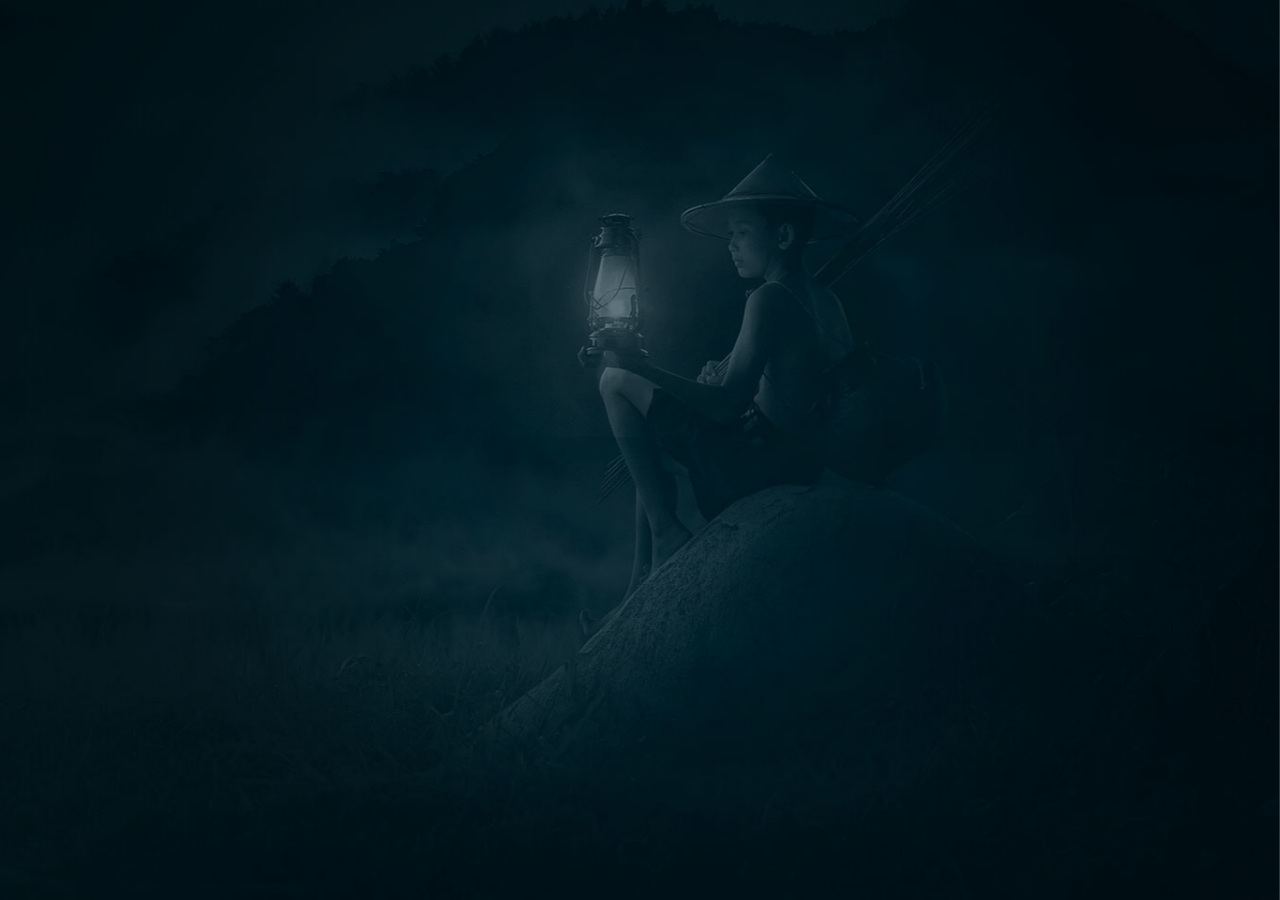
<file: index.html>
<!DOCTYPE html>
<html lang="ru">
  <head>
    <meta charset="UTF-8" />
    <meta http-equiv="X-UA-Compatible" content="IE=edge" />
    <meta name="viewport" content="width=device-width, initial-scale=1.0" />
    <link rel="icon" type="image/x-icon" href="img/logo.svg" />
    <link rel="preconnect" href="https://fonts.googleapis.com" />
    <link
      href="https://fonts.googleapis.com/css2?family=Open+Sans:wght@400;700&display=swap"
      rel="stylesheet"
    />
    <link rel="stylesheet" href="./layout/main.css" />
    <title>Air-Asia | Welcome Page</title>
  </head>
  <body>
    <div class="start">
      <div class="container__start">
        <div class="logo-title">
          <img src="./img/img-start/logo-start.png" class="start__img" alt="logo">
          <div class="start__title">Открой для себя Азию</div>
          <a href="./main.html" class="button button--red">Вход</a>
        </div>
      </div> 
    </div>
  </body>
</html>
</file>
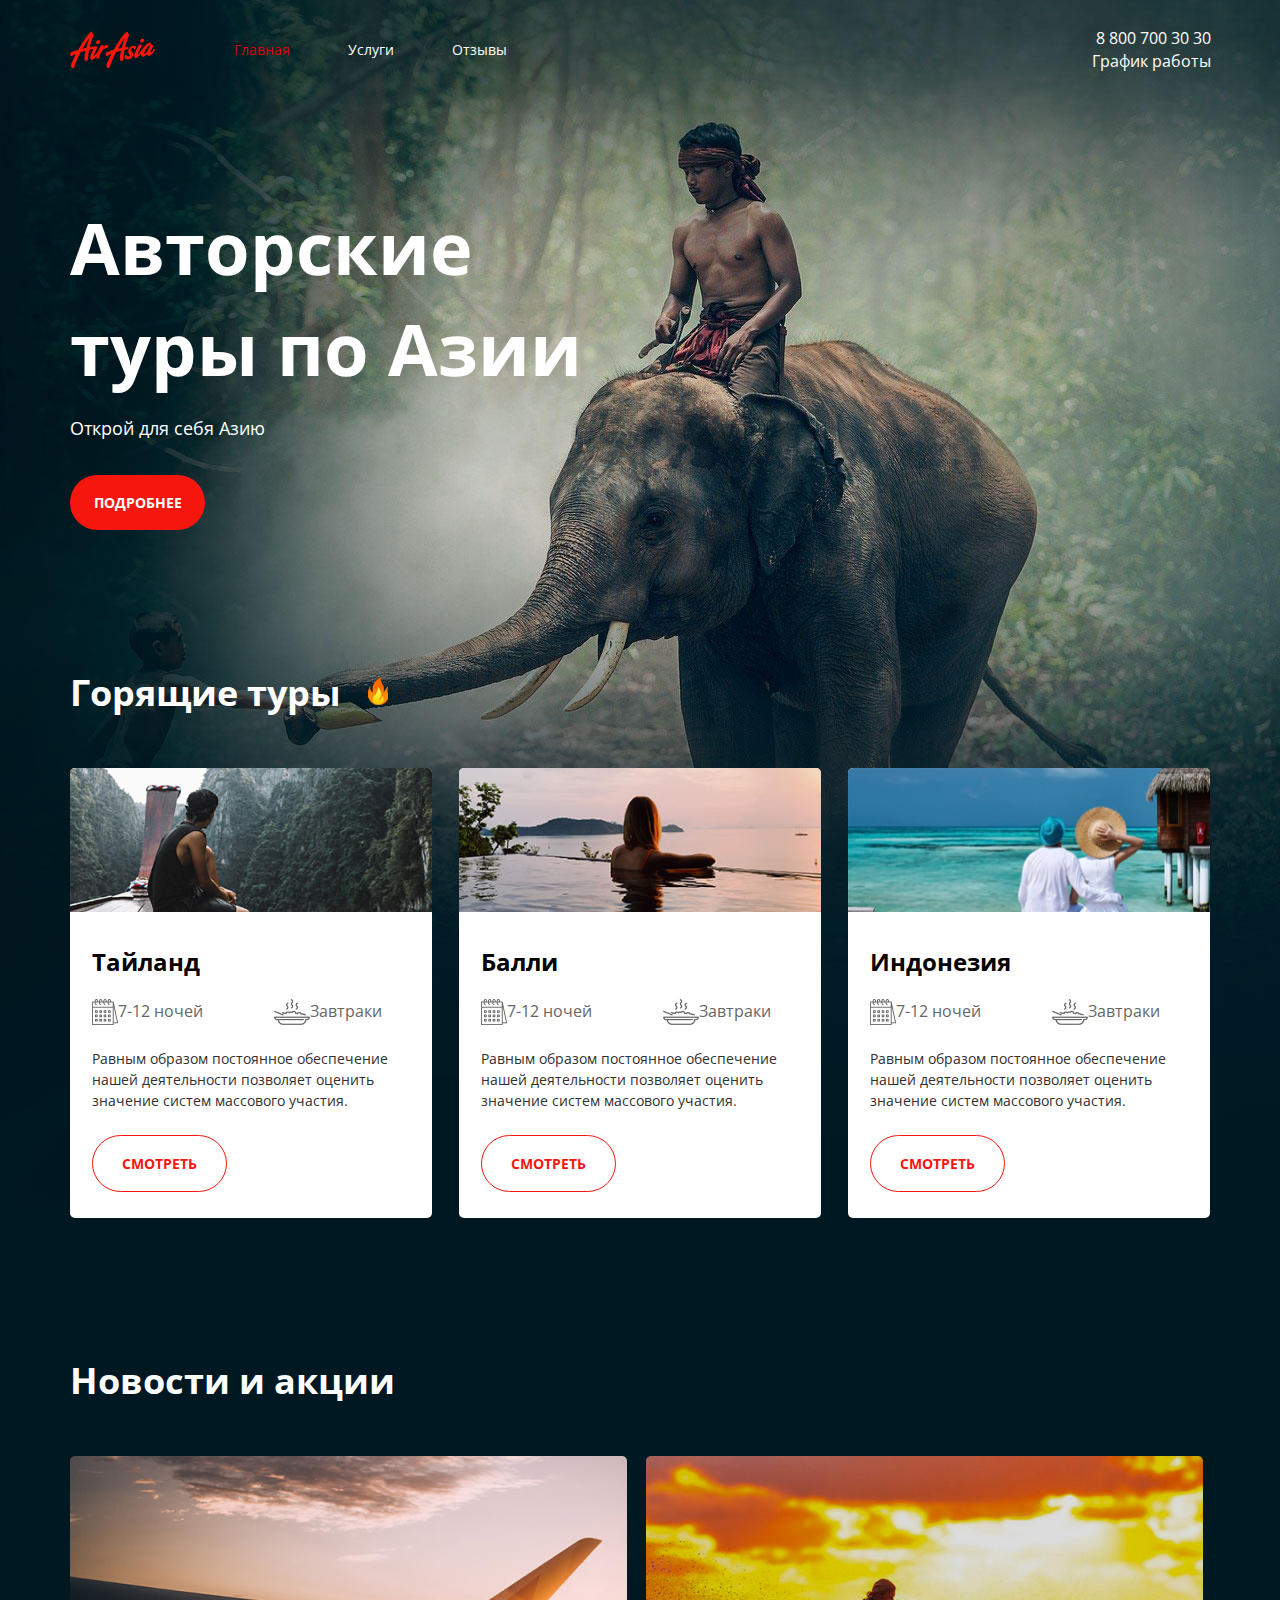
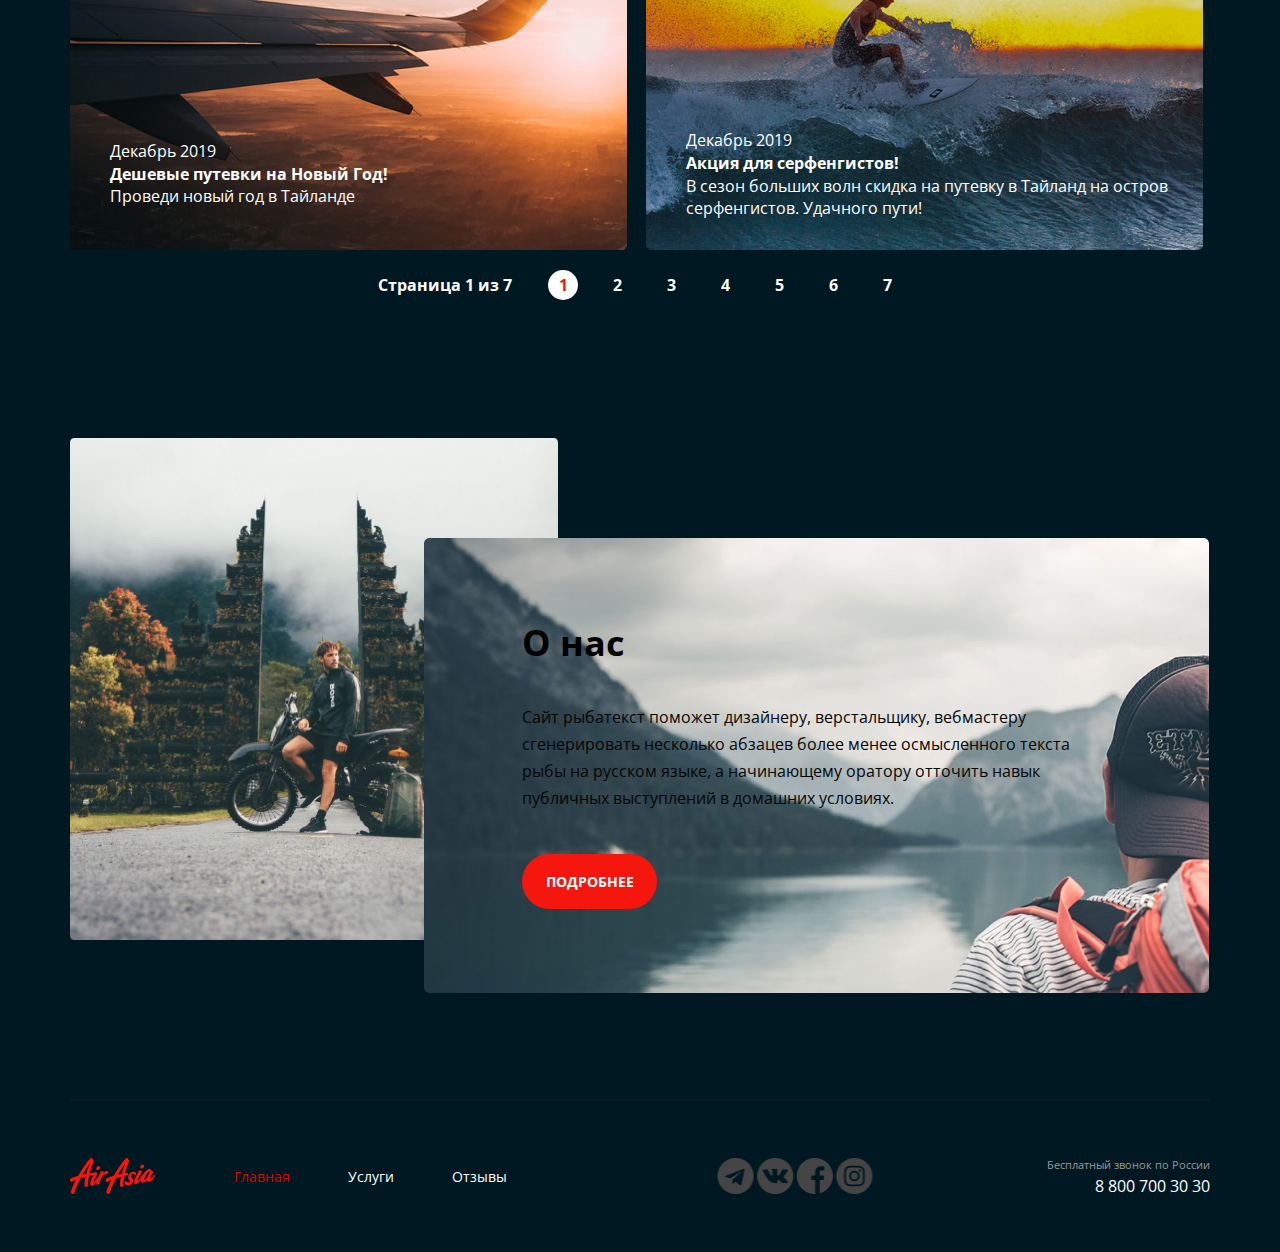
<file: main.html>
<!DOCTYPE html>
<html lang="ru">
  <head>
    <meta charset="UTF-8" />
    <meta http-equiv="X-UA-Compatible" content="IE=edge" />
    <meta name="viewport" content="width=device-width, initial-scale=1.0" />
    <link rel="icon" type="image/x-icon" href="img/logo.svg">
    <link rel="preconnect" href="https://fonts.googleapis.com">
    <link href="https://fonts.googleapis.com/css2?family=Open+Sans:wght@400;700&display=swap" rel="stylesheet">
    <link rel="stylesheet" href="./layout/main.css">
    <title>Air-Asia | Home</title>
  </head>
  <body>
    <div class="wrapper main-page-wrapper">
        <section class="hero">
          <div class="container hero__container">
            <header class="header">
              <div class="header__menu">
                <a href="/" class="logo">
                  <img src="./img/logo.png" alt="logo air asia" class="logo__img" />
                </a>
                <nav class="menu">
                  <ul class="menu__list">
                    <li class="menu__item menu__item--active">
                      <a href="#" class="menu__link">Главная</a>
                    </li>
                    <li class="menu__item">
                      <a href="./services.html" class="menu__link">Услуги</a>
                    </li>
                    <li class="menu__item">
                      <a href="./reviews.html" class="menu__link">Отзывы</a>
                    </li>
                  </ul>
                </nav>
              </div>
              <div class="header__contacts">
                  <address class="contacts">
                    <a href="tel:+78007003030" class="contact__phone">8 800 700 30 30</a>
                    <div class="dropdown__contacts">
                      <div class="dropdown__contacts-title">График работы</div>
                      <div class="dropdown__menu">
                        <div class="dropdown__list">
                          <div class="dropdown__clock">пн-вс: 09:00 - 20:00</div>
                          <div class="dropdown__break">Обед: 14:00-14:30</div>
                        </div>
                      </div>
                    </div>
                  </address>
              </div>
            </header>
            <div class="hero__content">
              <div class="hero__text-section">
                <h1 class="hero__title">Авторские туры по Азии</h1>
                <h4 class="hero__subtitle">Открой для себя Азию</h4>
                <a href="#" class="button button--red">Подробнее</a>
              </div>
            </div>
          </div>
        </section>
        <!-- Горящие туры -->
        <section class="section">
          <div class="container">
            <h2 class="section__title section__title--fire">Горящие туры</h2>
            <ul class="offers__list">
              <li class="offers__item">
                <div class="offers__header">
                  <img src="./img/river.png" alt="river" class="offers__img" />
                </div>
                <div class="offers__content">
                  <h3 class="offers__title">Тайланд</h3>
                  <div class="offers__features">
                      <div class="offers__feature">
                        <img src="./img/calendar.svg" alt="calendar" class="offers__feature-icon" />
                        <div class="offers__feature-text">7-12 ночей</div>
                      </div>
                      <div div class="offers__feature">
                        <img src="./img/meal.svg" alt="food" class="offers__feature-icon" />
                        <div class="offers__feature-text">Завтраки</div>
                      </div>
                  </div>
                  <p class="offers__text">
                    Равным образом постоянное обеспечение нашей деятельности
                    позволяет оценить значение систем массового участия.
                  </p>
                  <a href="#" class="button">Смотреть</a>
                </div>
              </li>
              <li class="offers__item">
                <div class="offers__header">
                  <img src="./img/pool.png" alt="pool" class="offers__img" />
                </div>
                <div class="offers__content">
                  <h3 class="offers__title">Балли</h3>
                  <div class="offers__features">
                    <div class="offers__feature">
                      <img src="./img/calendar.svg" alt="calendar" class="offers__feature-icon" />
                      <div class="offers__feature-text">7-12 ночей</div>
                    </div>
                    <div class="offers__feature">
                      <img src="./img/meal.svg" alt="food" class="offers__feature-icon" />
                      <div class="offers__feature-text">Завтраки</div>
                    </div>
                  </div>
                  <p class="offers__text">
                    Равным образом постоянное обеспечение нашей деятельности
                    позволяет оценить значение систем массового участия.
                  </p>
                  <a href="#" class="button">Смотреть</a>
                </div>
              </li>
              <li class="offers__item">
                <div class="offers__header">
                  <img src="./img/ocean.png" alt="ocean" class="offers__img" />
                </div>
                <div class="offers__content">
                  <h3 class="offers__title">Индонезия</h3>
                  <div class="offers__features">
                    <div class="offers__feature">
                      <img src="./img/calendar.svg" alt="calendar" class="offers__feature-icon" />
                      <div class="offers__feature-text">7-12 ночей</div>
                    </div>
                    <div class="offers__feature">
                      <img src="./img/meal.svg" alt="food" class="offers__feature-icon" />
                      <div class="offers__feature-text">Завтраки</div>
                    </div>
                  </div>
                  <p class="offers__text">
                    Равным образом постоянное обеспечение нашей деятельности
                    позволяет оценить значение систем массового участия.
                  </p>
                  <a href="#" class="button">Смотреть</a>
                </div>
              </li>
            </ul>
          </div>
        </section>
        <!-- Новости и акции -->
        <section class="section">
          <div class="container">
            <h2 class="section__title">Новости и акции</h2>
            <ul class="news__list">
              <li class="news__item single-news">
                  <img src="./img/plain.png" alt="plain" class="single-news__img" />
                  <div class="single-news__text-content">
                    <time class="single-news__date">Декабрь 2019</time>
                    <div class="single-news__title">Дешевые путевки на Новый Год!</div>
                    <div class="single-news__desc">Проведи новый год в Тайланде</div>
                  </div>
              </li>
              <li class="news__item single-news">
                  <img src="./img/Surfer.png" alt="Surfer" class="single-news__img" />
                  <div class="single-news__text-content">
                    <time class="single-news__date">Декабрь 2019</time>
                    <div class="single-news__title">Акция для серфенгистов!</div>
                    <div class="single-news__desc">В сезон больших волн скидка на путевку в Тайланд на остров серфенгистов. Удачного пути!</div>
                  </div>
              </li>
            </ul>
            <div class=" paginator paginator--theme--light">
              <div class="paginator__display">Страница 1 из 7</div>
              <ul class="paginator__list">
                <li class="paginator__item paginator__item--active"><a href="#" class="paginator__link"></a> 1</li>
                <li class="paginator__item"><a href="#" class="paginator__link"></a> 2</li>
                <li class="paginator__item"><a href="#" class="paginator__link"></a> 3</li>
                <li class="paginator__item"><a href="#" class="paginator__link"></a> 4</li>
                <li class="paginator__item"><a href="#" class="paginator__link"></a> 5</li>
                <li class="paginator__item"><a href="#" class="paginator__link"></a> 6</li>
                <li class="paginator__item"><a href="#" class="paginator__link"></a> 7</li>
              </ul>
            </div>
          </div>
        </section>
        <!-- О нас -->
        <section class="section">
          <div class="container">
            <div class="about">
              <div class="about__desc">
                <h2 class="about__title about__title--dark">О нас</h2>
                <div class="about__desc-text">
                  <p>
                    Сайт рыбатекст поможет дизайнеру, верстальщику, вебмастеру
                    сгенерировать несколько абзацев более менее осмысленного
                    текста рыбы на русском языке, а начинающему оратору отточить
                    навык публичных выступлений в домашних условиях.
                  </p>
                </div>
                <a href="#" class="button button--red">Подробнее</a>
              </div>
            </div>
          </div>
        </section>
        <!-- Подвал -->
        <footer class="footer-container">
          <div class="container footer-container__content">
            <div class="footer">
              <div class="header__menu">
                <a href="/" class="logo">
                  <img src="./img/logo.png" alt="logo air asia" class="logo__img" />
                </a>
                <nav class="menu">
                <ul class="menu__list">
                  <li class="menu__item menu__item--active">
                    <a href="/" class="menu__link">Главная</a>
                  </li>
                  <li class="menu__item">
                    <a href="./services.html" class="menu__link">Услуги</a>
                  </li>
                  <li class="menu__item">
                    <a href="./reviews.html" class="menu__link">Отзывы</a>
                  </li>
                </ul>
              </nav>
            </div>
            </nav>
              <ul class="social-list">
                <li class="social-item">
                  <a href="#" class="social-link social-link--tg"></a>
                </li>
                <li class="social-item">
                  <a href="#" class="social-link social-link--vk"></a>
                </li>
                <li class="social-item">
                  <a href="#" class="social-link social-link--fc"></a>
                </li>
                <li class="social-item">
                  <a href="#" class="social-link social-link--in"></a>
                </li>
              </ul>
            </nav>
            <div class="header__contacts">
              <address class="contacts">
                <div class="contacts__desc">Бесплатный звонок по России</div>
                <a href="tel:+78007003030" class="contact__phone">8 800 700 30 30</a>
              </address>
            </div>
          </div>
        </footer>
      </div>
    </div>
  </body>
</html>
</file>
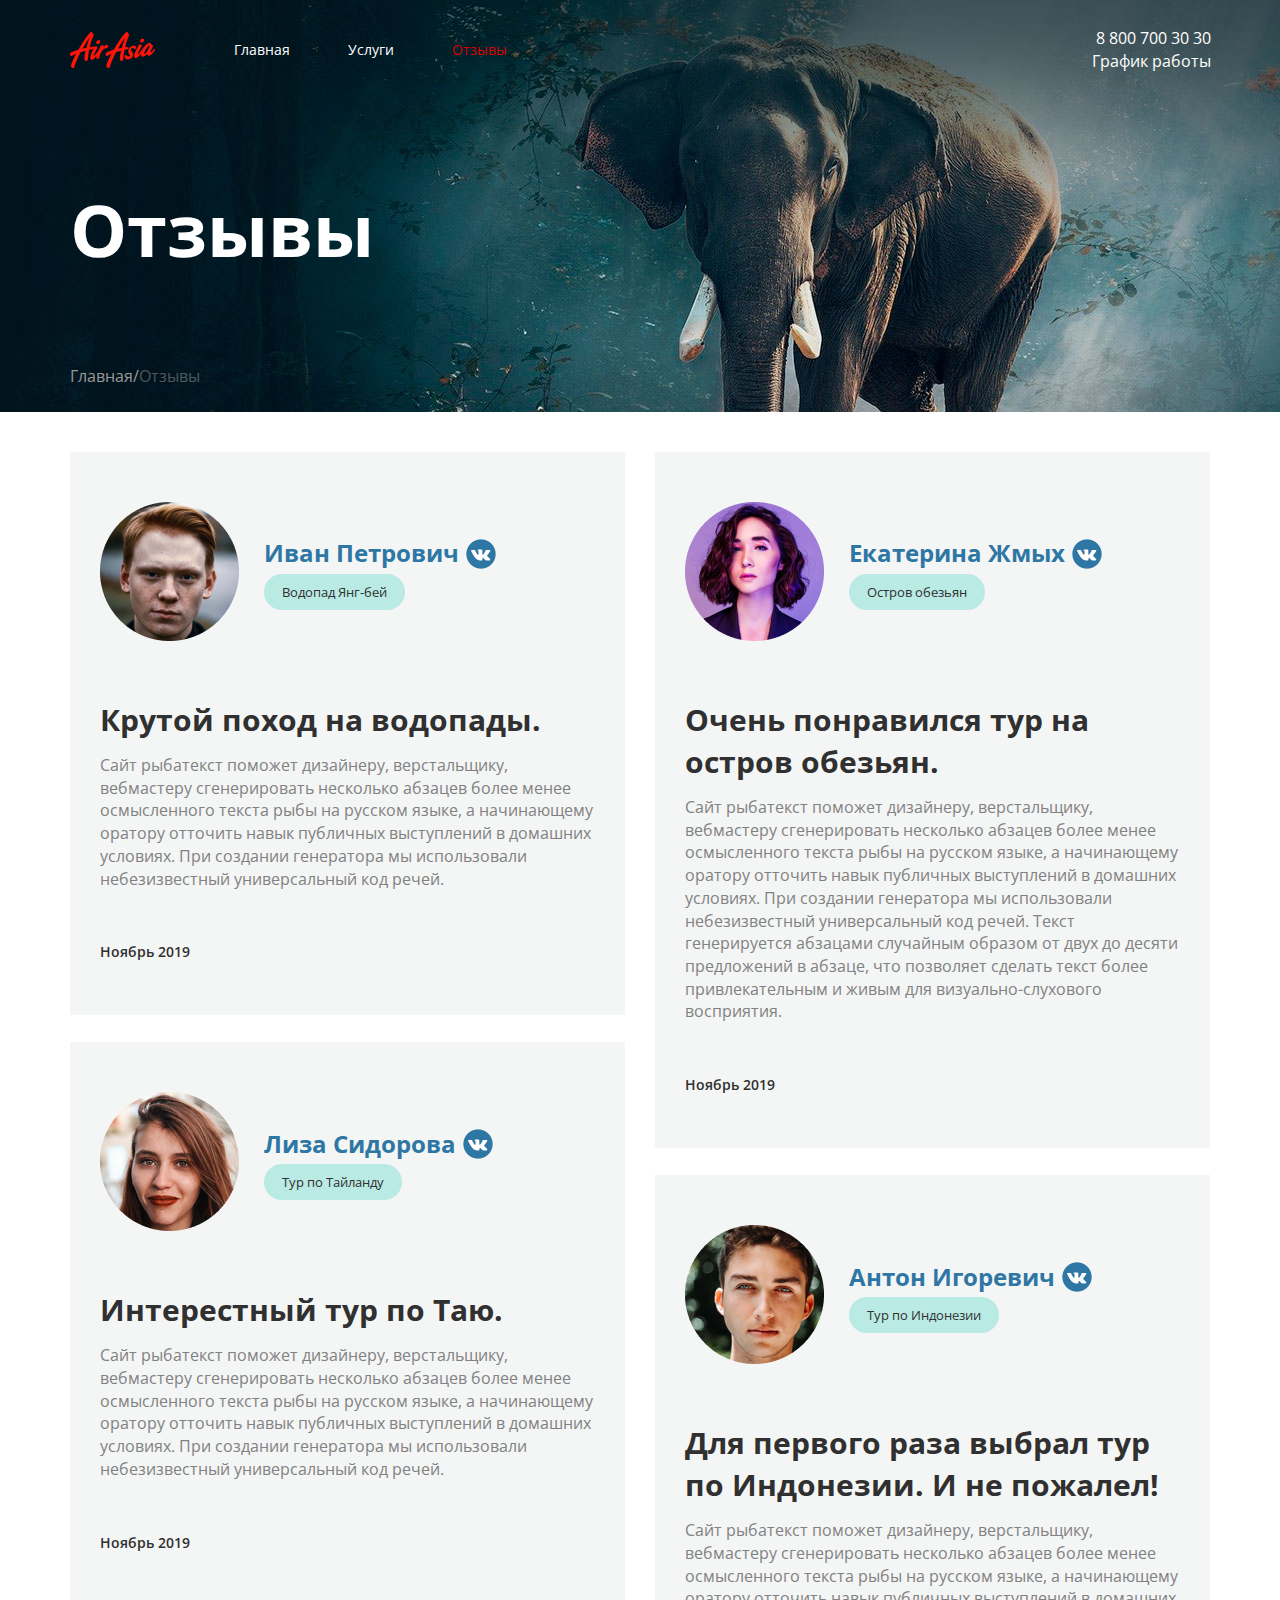
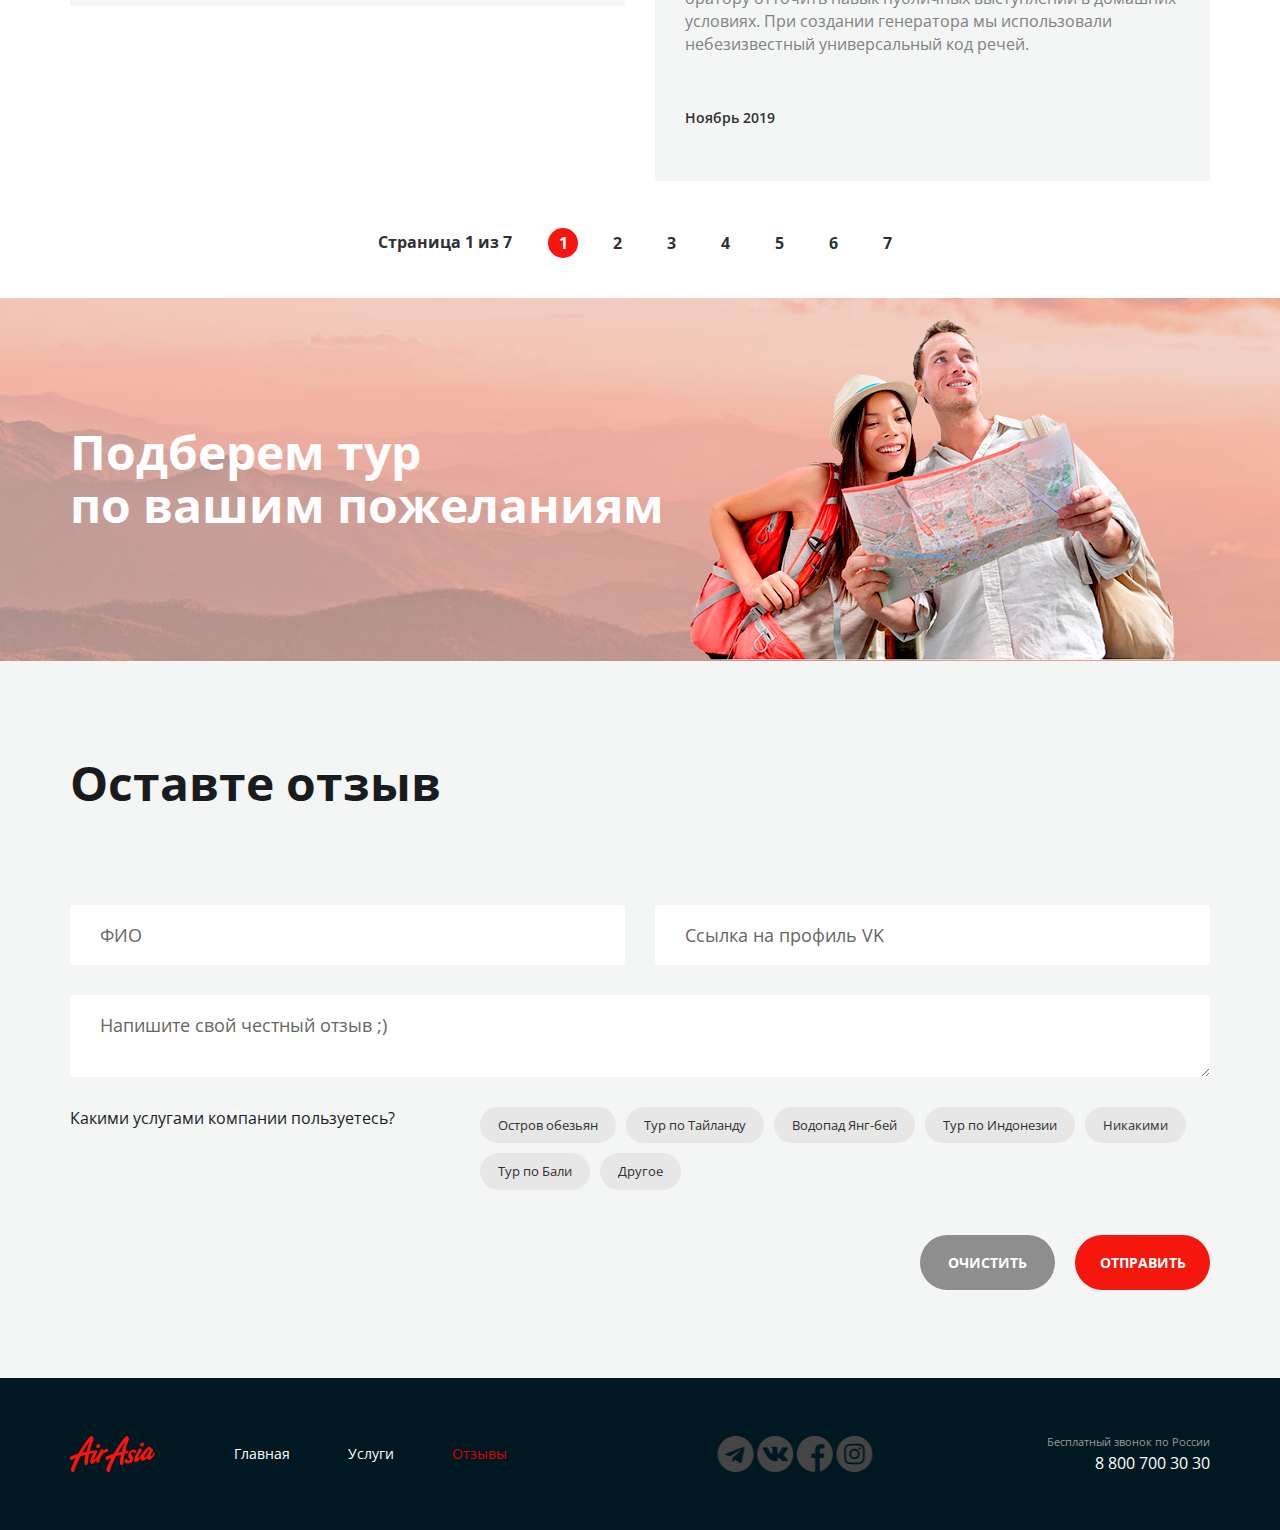
<file: reviews.html>
<!DOCTYPE html>
<html lang="ru">
  <head>
    <meta charset="UTF-8" />
    <meta http-equiv="X-UA-Compatible" content="IE=edge" />
    <meta name="viewport" content="width=device-width, initial-scale=1.0" />
    <link rel="icon" type="image/x-icon" href="img/logo.svg" />
    <link rel="preconnect" href="https://fonts.googleapis.com" />
    <link
      href="https://fonts.googleapis.com/css2?family=Open+Sans:wght@400;700&display=swap"
      rel="stylesheet"
    />
    <link rel="stylesheet" href="./layout/main.css" />
    <title>Air-Asia | Reviews</title>
  </head>
  <body>
    <!-- Шапка -->
    <div class="wrapper">
      <section class="top-line">
        <div class="container top-line__container">
          <header class="header">
            <div class="header__menu">
              <a href="./index.html" class="logo">
                <img
                  src="./img/logo.png"
                  alt="logo air asia"
                  class="logo__img"
                />
              </a>
              <nav class="menu">
                <ul class="menu__list">
                  <li class="menu__item">
                    <a href="./main.html" class="menu__link">Главная</a>
                  </li>
                  <li class="menu__item">
                    <a href="./services.html" class="menu__link">Услуги</a>
                  </li>
                  <li class="menu__item menu__item--active">
                    <a href="/" class="menu__link">Отзывы</a>
                  </li>
                </ul>
              </nav>
            </div>
            <div class="header__contacts">
              <address class="contacts">
                <a href="tel:+78007003030" class="contact__phone">8 800 700 30 30</a>
                <div class="dropdown__contacts">
                  <div class="dropdown__contacts-title">График работы</div>
                  <div class="dropdown__menu">
                    <div class="dropdown__list">
                      <div class="dropdown__clock">пн-вс: 09:00 - 20:00</div>
                      <div class="dropdown__break">Обед: 14:00-14:30</div>
                    </div>
                  </div>
                </div>
              </address>
          </div>
          </header>
          <h1 class="page-title">Отзывы</h1>
          <nav class="breadcrumbs">
            <ul class="breadcrumbs__list">
              <li class="breadcrumbs__item">
                <a href="./main.html" class="breadcrumbs__link">Главная </a>
              </li>
              <li class="breadcrumbs__item breadcrumbs__item--active">
                <a href="/" class="breadcrumbs__link">Отзывы</a>
              </li>
            </ul>
          </nav>
        </div>
      </section>
      <!-- Отзывы клиентов -->
      <main class="page-content">
        <div class="container">
          <ul class="reviews">
            <li class="reviews__item review">
              <div class="review__header">
                <div class="review__photo">
                  <div class="avatar">
                    <img src="./img/img-rewiew/review_one.png"
                      class="avatar__img"
                      alt="avatar"
                    />
                  </div>
                </div>
                <div class="review__name">
                  <a href="#" target="_blank" class="review__user">Иван Петрович</a>
                  <ul class="review__tags">
                    <li class="review__tag-item tag">Водопад Янг-бей</li>
                  </ul>
                </div>
              </div>
                <div class="review__content">
                  <h2 class="review__title">Крутой поход на водопады.</h2>
                  <div class="review__desc">
                    <p>
                      Сайт рыбатекст поможет дизайнеру, верстальщику, вебмастеру
                      сгенерировать несколько абзацев более менее осмысленного
                      текста рыбы на русском языке, а начинающему оратору отточить
                      навык публичных выступлений в домашних условиях. При
                      создании генератора мы использовали небезизвестный
                      универсальный код речей.
                    </p>
                  </div>
                  <time class="review__date">Ноябрь 2019</timе>
                </div>
            </li>
            <li class="reviews__item review">
              <div class="review__header">
                <div class="review__photo">
                  <div class="avatar">
                    <img src="./img/img-rewiew/review_three.png"
                      class="avatar__img"
                      alt="avatar"
                    />
                  </div>
                </div>
                <div class="review__name">
                  <a href="#" target="_blank" class="review__user">Лиза Сидорова</a>
                  <ul class="review__tags">
                    <li class="review__tag-item tag">Тур по Тайланду</li>
                  </ul>
                </div>
              </div>
                <div class="review__content">
                  <h2 class="review__title">Интерестный тур по Таю.</h2>
                  <div class="review__desc">
                    <p>
                      Сайт рыбатекст поможет дизайнеру, верстальщику, вебмастеру
                      сгенерировать несколько абзацев более менее осмысленного
                      текста рыбы на русском языке, а начинающему оратору отточить
                      навык публичных выступлений в домашних условиях. При
                      создании генератора мы использовали небезизвестный
                      универсальный код речей.
                    </p>
                  </div>
                  <time class="review__date">Ноябрь 2019</timе>
                </div>
            </li>
            <li class="reviews__item review">
              <div class="review__header">
                <div class="review__photo">
                  <div class="avatar">
                    <img src="./img/img-rewiew/review_two.png"
                      class="avatar__img"
                      alt="avatar"
                    />
                  </div>
                </div>
                <div class="review__name">
                  <a href="#" target="_blank" class="review__user">Екатерина Жмых</a>
                  <ul class="review__tags">
                    <li class="review__tag-item tag">Остров обезьян</li>
                  </ul>
                </div>
              </div>
                <div class="review__content">
                  <h2 class="review__title">Очень понравился тур на остров обезьян.</h2>
                  <div class="review__desc">
                    <p>
                      Сайт рыбатекст поможет дизайнеру, верстальщику, вебмастеру сгенерировать несколько абзацев более менее осмысленного текста рыбы на русском языке, а начинающему оратору отточить навык публичных выступлений в домашних условиях. При создании генератора мы использовали небезизвестный универсальный код речей. Текст генерируется абзацами случайным образом от двух до десяти предложений в абзаце, что позволяет сделать текст более привлекательным и живым для визуально-слухового восприятия.
                    </p>
                  </div>
                  <time class="review__date">Ноябрь 2019</timе>
                </div>
            </li>
            <li class="reviews__item review">
              <div class="review__header">
                <div class="review__photo">
                  <div class="avatar">
                    <img src="./img/img-rewiew/review_four.png"
                      class="avatar__img"
                      alt="avatar"
                    />
                  </div>
                </div>
                <div class="review__name">
                  <a href="#" target="_blank" class="review__user">Антон Игоревич</a>
                  <ul class="review__tags">
                    <li class="review__tag-item tag">Тур по Индонезии</li>
                  </ul>
                </div>
              </div>
                <div class="review__content">
                  <h2 class="review__title">Для первого раза выбрал тур по Индонезии. И не пожалел!</h2>
                  <div class="review__desc">
                    <p>
                      Сайт рыбатекст поможет дизайнеру, верстальщику, вебмастеру
                      сгенерировать несколько абзацев более менее осмысленного
                      текста рыбы на русском языке, а начинающему оратору отточить
                      навык публичных выступлений в домашних условиях. При
                      создании генератора мы использовали небезизвестный
                      универсальный код речей.
                    </p>
                  </div>
                  <time class="review__date">Ноябрь 2019</time>
                </div>
            </li>
          </ul>
          <!-- Переключатель страниц -->
          <div class="paginator paginator--theme--red">
            <div class="paginator__display">Страница 1 из 7</div>
            <ul class="paginator__list">
              <li class="paginator__item paginator__item--active"><a href="#" class="paginator__link"></a> 1</li>
              <li class="paginator__item"><a href="#" class="paginator__link"></a> 2</li>
              <li class="paginator__item"><a href="#" class="paginator__link"></a> 3</li>
              <li class="paginator__item"><a href="#" class="paginator__link"></a> 4</li>
              <li class="paginator__item"><a href="#" class="paginator__link"></a> 5</li>
              <li class="paginator__item"><a href="#" class="paginator__link"></a> 6</li>
              <li class="paginator__item"><a href="#" class="paginator__link"></a> 7</li>
            </ul>
          </div>
        </div>
      </main>
      <!-- Разделитель -->
      <section class="rectangle">
        <div class="container">
          <div class="rectangle__content">
            <h2 class="rectangle__title">Подберем тур <br> по вашим пожеланиям</h2>
          </div>
        </div>
      </section>
      <!-- Форма отзыва -->
      <section class="inner-section inner-section--bg--grey">
        <div class="container">
          <h2 class="inner-section__title">Оставте отзыв</h2>
          <form class="form" method="post">
            <div class="form__row">
              <input type="text" placeholder="ФИО" class="form__input">
              <input type="text" placeholder="Ссылка на профиль VK" class="form__input">
            </div>
            <div class="form__row">
              <textarea class="form__input form__input--textarea" placeholder="Напишите свой честный отзыв ;)"></textarea>
            </div>
            <div class="form__controls">
              <div class="form__controls-title">Какими услугами компании пользуетесь?</div>
              <ul class="controls">
                <li class="controls__item">
                  <label class="controls__elem">
                    <input type="checkbox" class="controls__checkbox">
                    <div class="tag--bg--grey cotrols__tag">Остров обезьян</div>
                  </label>
                </li>
                <li class="controls__item">
                  <label class="controls__elem">
                    <input type="checkbox" class="controls__checkbox">
                    <div class="tag--bg--grey cotrols__tag">Тур по Тайланду</div>
                  </label>
                </li>
                <li class="controls__item">
                  <label class="controls__elem">
                    <input type="checkbox" class="controls__checkbox">
                    <div class="tag--bg--grey cotrols__tag">Водопад Янг-бей</div>
                  </label>
                </li>
                <li class="controls__item">
                  <label class="controls__elem">
                    <input type="checkbox" class="controls__checkbox">
                    <div class="tag--bg--grey cotrols__tag">Тур по Индонезии</div>
                  </label>
                </li>
                <li class="controls__item">
                  <label class="controls__elem">
                    <input type="checkbox" class="controls__checkbox">
                    <div class="tag--bg--grey cotrols__tag--bg--grey">Никакими</div>
                  </label>
                </li>
                <li class="controls__item">
                  <label class="controls__elem">
                    <input type="checkbox" class="controls__checkbox">
                    <div class="tag--bg--grey cotrols__tag">Тур по Бали</div>
                  </label>
                </li>
                <li class="controls__item">
                  <label class="controls__elem">
                    <input type="checkbox" class="controls__checkbox">
                    <div class="tag--bg--grey cotrols__tag">Другое</div>
                  </label>
                </li>
              </ul>
            </div>
            <div class="form__btns">
              <button type="reset" class="button form__btn button--grey">Очистить</button>
              <button type="submit" class="button form__btn button--red">Отправить</button>
            </div>
          </form>
        </div>
      </section>
      <!-- Подвал -->
      <footer class="inner-footer">
        <div class="container">
          <div class="footer">
            <div class="header__menu">
              <a href="./index.html" class="logo">
                <img src="./img/logo.png" alt="logo air asia" class="logo__img" />
              </a>
              <nav class="menu">
              <ul class="menu__list">
                <li class="menu__item">
                  <a href="./main.html" class="menu__link">Главная</a>
                </li>
                <li class="menu__item">
                  <a href="./services.html" class="menu__link">Услуги</a>
                </li>
                <li class="menu__item menu__item--active">
                  <a href="/" class="menu__link">Отзывы</a>
                </li>
              </ul>
            </nav>
          </div>
          </nav>
            <ul class="social-list">
              <li class="social-item">
                <a href="#" class="social-link social-link--tg"></a>
              </li>
              <li class="social-item">
                <a href="#" class="social-link social-link--vk"></a>
              </li>
              <li class="social-item">
                <a href="#" class="social-link social-link--fc"></a>
              </li>
              <li class="social-item">
                <a href="#" class="social-link social-link--in"></a>
              </li>
            </ul>
          </nav>
          <div class="header__contacts">
            <address class="contacts">
              <div class="contacts__desc">Бесплатный звонок по России</div>
              <a href="tel:+78007003030" class="contact__phone">8 800 700 30 30</a>
            </address>
          </div>
        </div>
        </div>
      </footer>
    </div>
  </body>
</html>
</file>
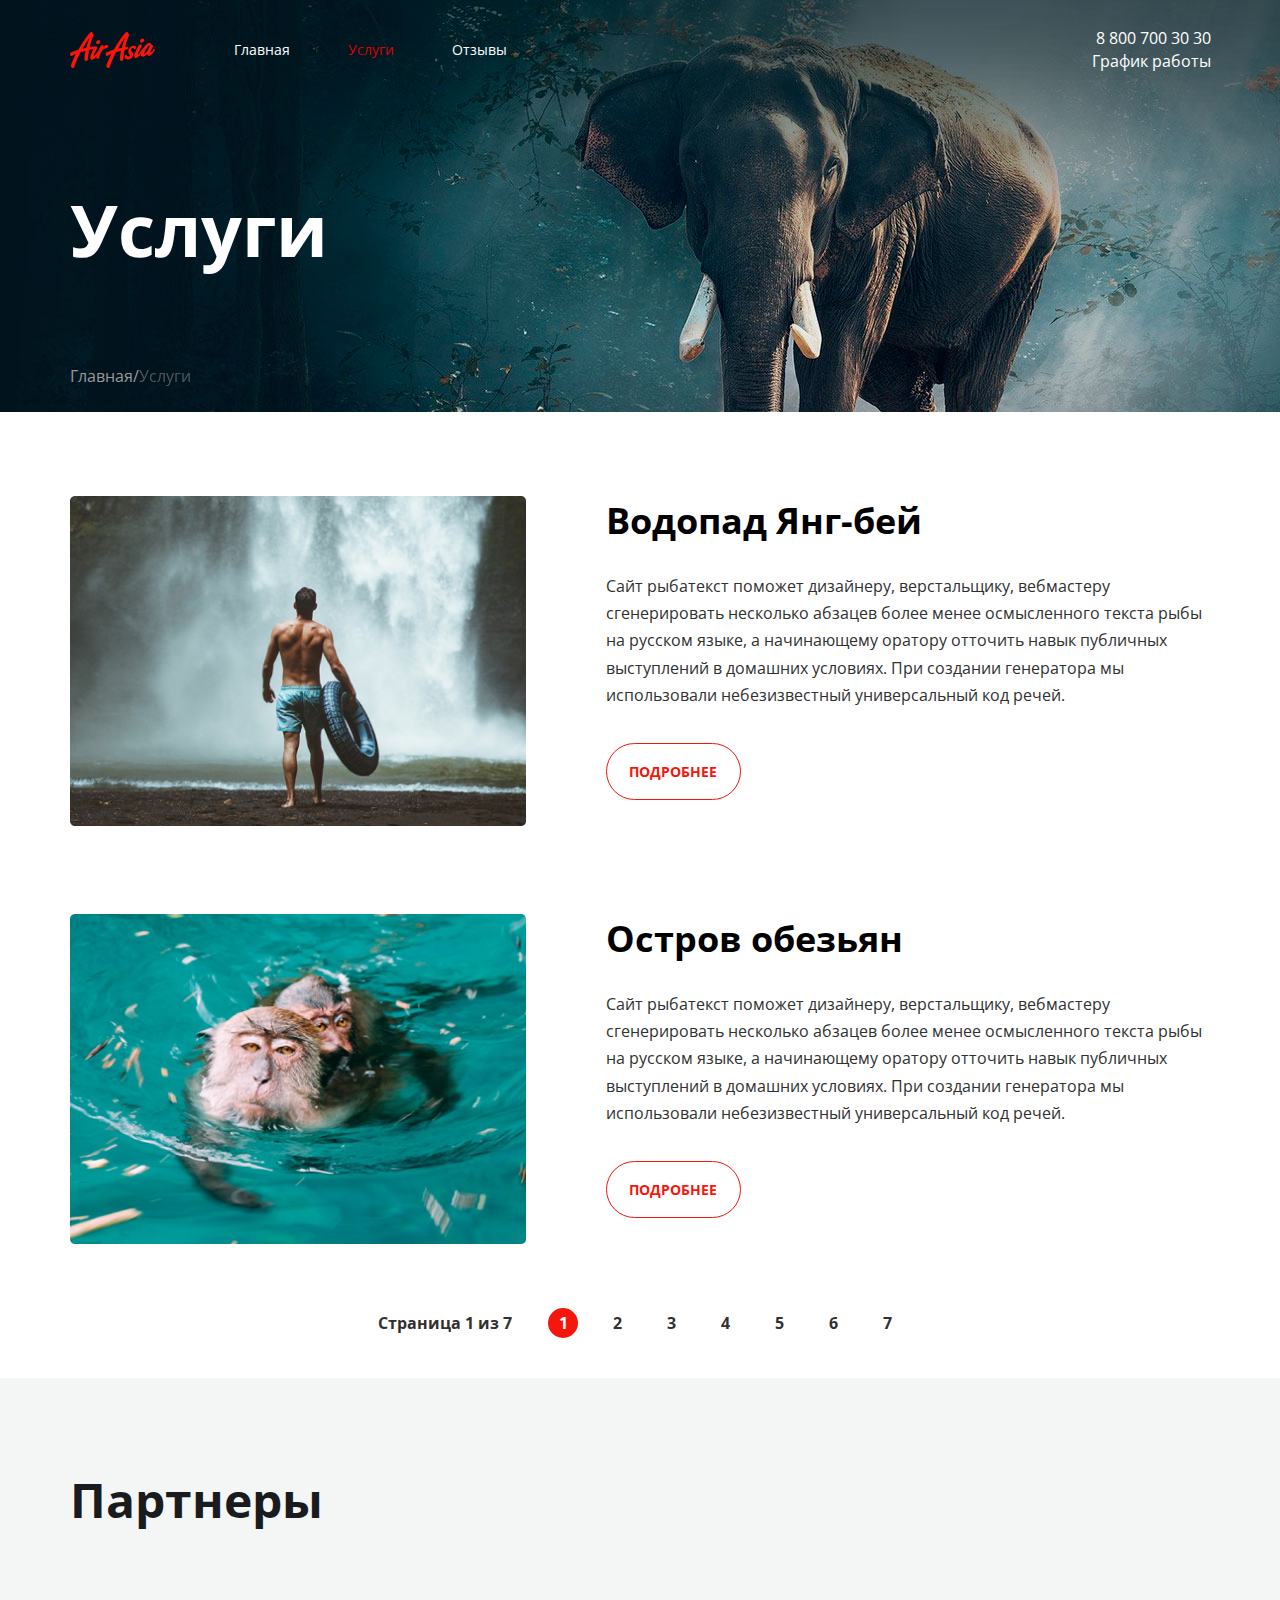
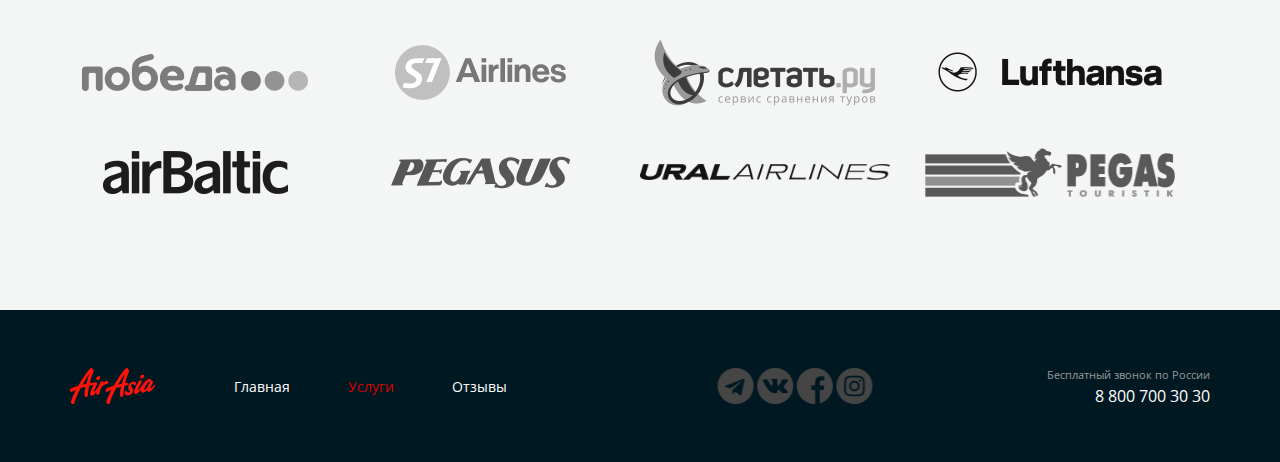
<file: services.html>
<!DOCTYPE html>
<html lang="ru">
  <head>
    <meta charset="UTF-8" />
    <meta http-equiv="X-UA-Compatible" content="IE=edge" />
    <meta name="viewport" content="width=device-width, initial-scale=1.0" />
    <link rel="icon" type="image/x-icon" href="img/logo.svg" />
    <link rel="preconnect" href="https://fonts.googleapis.com" />
    <link
      href="https://fonts.googleapis.com/css2?family=Open+Sans:wght@400;700&display=swap"
      rel="stylesheet"
    />
    <link rel="stylesheet" href="./layout/main.css" />
    <title>Air-Asia | Services</title>
  </head>
  <body>
    <!-- Шапка -->
    <div class="wrapper">
      <section class="top-line">
        <div class="container top-line__container">
          <header class="header">
            <div class="header__menu">
              <a href="./index.html" class="logo">
                <img
                  src="./img/logo.png"
                  alt="logo air asia"
                  class="logo__img"
                />
              </a>
              <nav class="menu">
                <ul class="menu__list">
                  <li class="menu__item">
                    <a href="./main.html" class="menu__link">Главная</a>
                  </li>
                  <li class="menu__item menu__item--active">
                    <a href="/" class="menu__link">Услуги</a>
                  </li>
                  <li class="menu__item">
                    <a href="./reviews.html" class="menu__link">Отзывы</a>
                  </li>
                </ul>
              </nav>
            </div>
            <div class="header__contacts">
              <address class="contacts">
                <a href="tel:+78007003030" class="contact__phone">8 800 700 30 30</a>
                <div class="dropdown__contacts">
                  <div class="dropdown__contacts-title">График работы</div>
                  <div class="dropdown__menu">
                    <div class="dropdown__list">
                      <div class="dropdown__clock">пн-вс: 09:00 - 20:00</div>
                      <div class="dropdown__break">Обед: 14:00-14:30</div>
                    </div>
                  </div>
                </div>
              </address>
          </div>
          </header>
          <h1 class="page-title">Услуги</h1>
          <nav class="breadcrumbs">
            <ul class="breadcrumbs__list">
              <li class="breadcrumbs__item">
                <a href="./main.html" class="breadcrumbs__link">Главная </a>
              </li>
              <li class="breadcrumbs__item breadcrumbs__item--active">
                <a href="/" class="breadcrumbs__link"> Услуги</a>
              </li>
            </ul>
          </nav>
        </div>
      </section>
      <!-- Туры -->
      <main class="page-content">
        <div class="container">
          <ul class="services">
            <li class="services__item">
              <a href="#" class="service">
                <div class="service__img">
                  <img
                    src="./img/img-services/waterfall.png"
                    class="service__img-elen"
                    alt="waterfall"
                  />
                </div>
                <div class="service__content">
                  <h2 class="service__title">Водопад Янг-бей</h2>
                  <div class="service__desc">
                    <p>
                      Сайт рыбатекст поможет дизайнеру, верстальщику, вебмастеру
                      сгенерировать несколько абзацев более менее осмысленного
                      текста рыбы на русском языке, а начинающему оратору отточить
                      навык публичных выступлений в домашних условиях. При
                      создании генератора мы использовали небезизвестный
                      универсальный код речей.
                    </p>
                  </div>
                  <div class="button button--color--red service__btn">Подробнее</div>
                </div>
              </a>
            </li>
            <li class="services__item">
              <a href="#" class="service">
                <div class="service__img">
                  <img
                    src="./img/img-services/monkeys.png"
                    class="service__img-elen"
                    alt="monkeys"
                  />
                </div>
                <div class="service__content">
                  <h2 class="service__title">Остров обезьян</h2>
                  <div class="service__desc">
                    <p>
                      Сайт рыбатекст поможет дизайнеру, верстальщику, вебмастеру
                      сгенерировать несколько абзацев более менее осмысленного
                      текста рыбы на русском языке, а начинающему оратору отточить
                      навык публичных выступлений в домашних условиях. При
                      создании генератора мы использовали небезизвестный
                      универсальный код речей.
                    </p>
                  </div>
                  <div class="button button--color--red service__btn">Подробнее</div>
                </div>
              </a>
            </li>
          </ul>
          <!-- Переключатель страниц -->
          <div class="paginator paginator--theme--red">
            <div class="paginator__display">Страница 1 из 7</div>
            <ul class="paginator__list">
              <li class="paginator__item paginator__item--active"><a href="#" class="paginator__link"></a> 1</li>
              <li class="paginator__item"><a href="#" class="paginator__link"></a> 2</li>
              <li class="paginator__item"><a href="#" class="paginator__link"></a> 3</li>
              <li class="paginator__item"><a href="#" class="paginator__link"></a> 4</li>
              <li class="paginator__item"><a href="#" class="paginator__link"></a> 5</li>
              <li class="paginator__item"><a href="#" class="paginator__link"></a> 6</li>
              <li class="paginator__item"><a href="#" class="paginator__link"></a> 7</li>
            </ul>
          </div>
        </div>
      </main>
      <!-- Партнеры -->
      <section class="inner-section inner-section--bg--grey">
        <div class="container">
          <h2 class="inner-section__title">Партнеры</h2>
          <ul class="partners">
            <li class="partners__item">
              <a href="https://www.pobeda.aero/" target="_blank" class="partners__link">
                <img src="./img/img-services/pobeda.png" alt="pobeda" class="partners__img">
              </a>
            </li>
            <li class="partners__item">
              <a href="https://www.s7.ru/" target="_blank" class="partners__link">
                <img src="./img/img-services/s7.png" alt="s7" class="partners__img">
              </a>
            </li>
            <li class="partners__item">
              <a href="https://sletat.ru/" target="_blank" class="partners__link">
                <img src="./img/img-services/lets-fly.png" alt="lets-fly" class="partners__img">
              </a>
            </li>
            <li class="partners__item">
              <a href="https://www.lufthansa.com/kz/ru/homepage" target="_blank" class="partners__link">
                <img src="./img/img-services/lufthansa.png" alt="lufthansa" class="partners__img">
              </a>
            </li>
            <li class="partners__item">
              <a href="https://www.airbaltic.com/ru-RU/index" target="_blank" class="partners__link">
                <img src="./img/img-services/airbaltic.png" alt="airbaltic" class="partners__img">
              </a>
            </li>
            <li class="partners__item">
              <a href="https://www.flypgs.com/ru" target="_blank" class="partners__link">
                <img src="./img/img-services/pegasus.png" alt="pegasus" class="partners__img">
              </a>
            </li>
            <li class="partners__item">
              <a href="https://www.uralairlines.ru/en/" target="_blank" class="partners__link">
                <img src="./img/img-services/ural.png" alt="ural" class="partners__img">
              </a>
            </li>
            <li class="partners__item">
              <a href="https://pegast.ru/" target="_blank" class="partners__link">
                <img src="./img/img-services/pegas.png" alt="pegas" class="partners__img">
              </a>
            </li>
          </ul>
        </div>
      </section>
      <!-- Подвал -->
      <footer class="inner-footer">
        <div class="container">
          <div class="footer">
            <div class="header__menu">
              <a href="./index.html" class="logo">
                <img src="./img/logo.png" alt="logo air asia" class="logo__img" />
              </a>
              <nav class="menu">
              <ul class="menu__list">
                <li class="menu__item">
                  <a href="./main.html" class="menu__link">Главная</a>
                </li>
                <li class="menu__item menu__item--active">
                  <a href="/" class="menu__link">Услуги</a>
                </li>
                <li class="menu__item">
                  <a href="./reviews.html" class="menu__link">Отзывы</a>
                </li>
              </ul>
            </nav>
          </div>
          </nav>
              <ul class="social-list">
                <li class="social-item">
                  <a href="#" class="social-link social-link--tg"></a>
                </li>
                <li class="social-item">
                  <a href="#" class="social-link social-link--vk"></a>
                </li>
                <li class="social-item">
                  <a href="#" class="social-link social-link--fc"></a>
                </li>
                <li class="social-item">
                  <a href="#" class="social-link social-link--in"></a>
                </li>
              </ul>
          </nav>
          <div class="header__contacts">
            <address class="contacts">
              <div class="contacts__desc">Бесплатный звонок по России</div>
              <a href="tel:+78007003030" class="contact__phone">8 800 700 30 30</a>
            </address>
          </div>
        </div>
        </div>
      </footer>
    </div>
  </body>
</html>
</file>
<file: layout/main.css>
@import url(../layout/normalize.css);

@import url(../styles/home/base.css);
@import url(../styles/home/button.css);
@import url(../styles/home/hero.css);
@import url(../styles/home/header.css);
@import url(../styles/home/logo.css);
@import url(../styles/home/nav.css);
@import url(../styles/home/dropdown.css);
@import url(../styles/home/contacts.css);
@import url(../styles/home/offers.css);
@import url(../styles/home/news.css);
@import url(../styles/home/paginator.css);
@import url(../styles/home/about.css);
@import url(../styles/home/footer.css);
@import url(../styles/home/social.css);

@import url(../styles/sevices/top-line.css);
@import url(../styles/sevices/serv-breadcrumbs.css);
@import url(../styles/sevices/services-content.css);
@import url(../styles/sevices/services-pager.css);
@import url(../styles/sevices/serv-partners.css);
@import url(../styles/sevices/serv-footer.css);

@import url(../styles/reviews/reviews-page.css);
@import url(../styles/reviews/rectangle.css);
@import url(../styles/reviews/form.css);

@import url(../styles/start/start.css);
@import url(../styles/start/animate.css);
</file>
